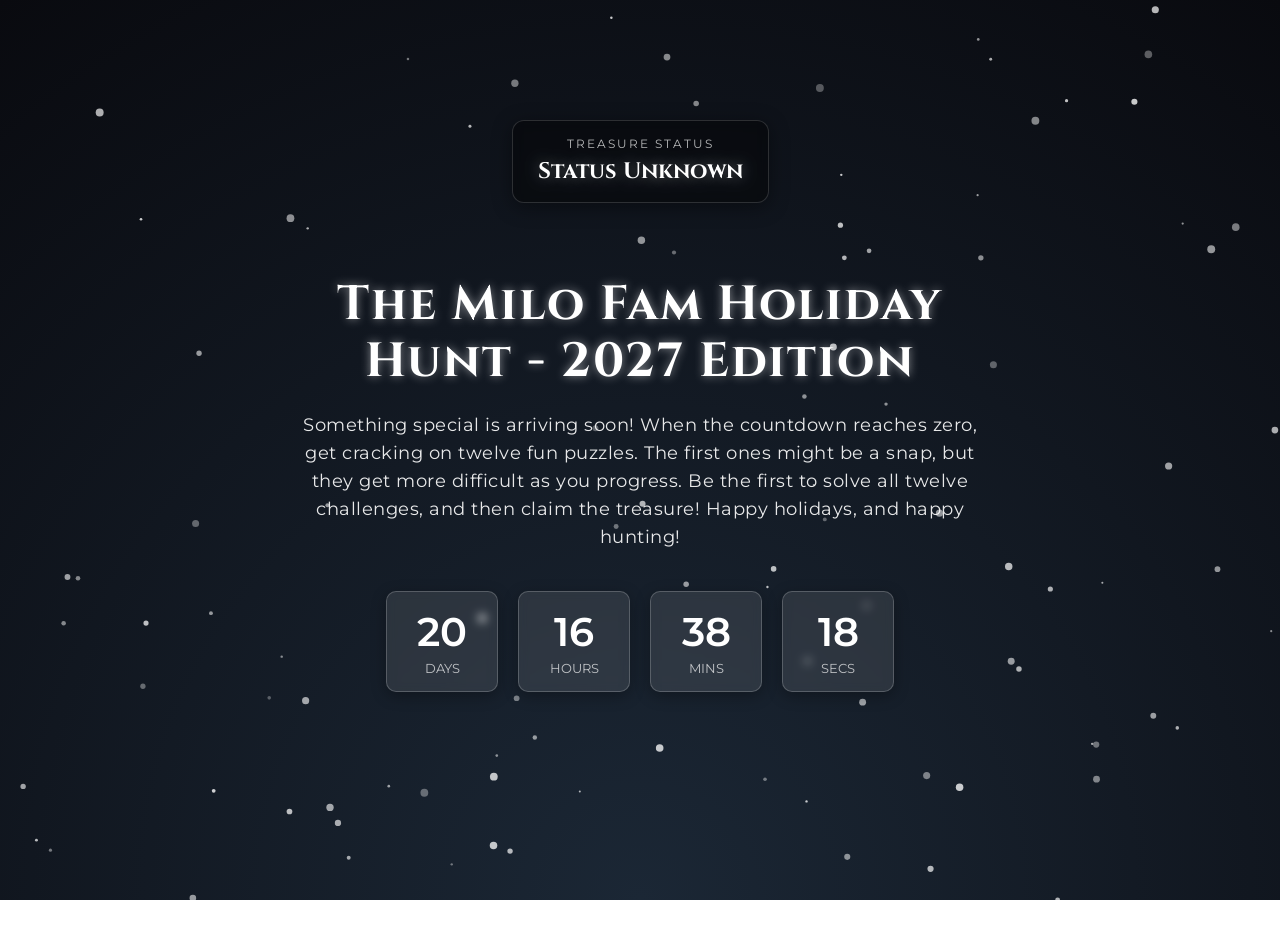
<file: index.html>
<!DOCTYPE html>
<html lang="en">
<head>
    <meta charset="UTF-8">
    <meta name="viewport" content="width=device-width, initial-scale=1.0">
    <!-- PRIVACY SHIELD: Prevents Google from indexing this page -->
    <meta name="robots" content="noindex, nofollow">
    <title>The Milo Fam Holiday Hunt - 2027 Edition</title>
    <link rel="preconnect" href="https://fonts.googleapis.com">
    <link rel="preconnect" href="https://fonts.gstatic.com" crossorigin>
    <link href="https://fonts.googleapis.com/css2?family=Cinzel:wght@400;700&family=Montserrat:wght@300;600&display=swap" rel="stylesheet">
    <link rel="stylesheet" href="puzzle-style.css">
    
    <style>
        /* HIDDEN CONTENT (Reveals at Zero Hour) */
        #reveal-content {
            display: none; 
            animation: fadeIn 2s ease;
        }

        @keyframes fadeIn {
            from { opacity: 0; transform: translateY(20px); }
            to { opacity: 1; transform: translateY(0); }
        }
    </style>
</head>
<body>

    <canvas id="snow-canvas"></canvas>

    <div class="container">
        
        <!-- TREASURE STATUS WIDGET -->
        <div class="treasure-widget" id="treasure-widget">
            <div class="treasure-label">Treasure Status</div>
            <div id="treasure-value" class="treasure-value">Checking...</div>
        </div>

        <!-- WAIT MODE -->
        <div id="wait-mode">
            <h1 class="landing-title">The Mil<span id="secret-o">o</span> Fam Holiday Hunt - 2027 Edition</h1>
            <p class="subtitle">Something special is arriving soon! When the countdown reaches zero, get cracking on twelve fun puzzles.  The first ones might be a snap, but they get more difficult as you progress.  Be the first to solve all twelve challenges, and then claim the treasure!  Happy holidays, and happy hunting!</p>
            
            <div id="timer">
                <div class="time-unit">
                    <span class="number" id="days">00</span>
                    <span class="label">Days</span>
                </div>
                <div class="time-unit">
                    <span class="number" id="hours">00</span>
                    <span class="label">Hours</span>
                </div>
                <div class="time-unit">
                    <span class="number" id="minutes">00</span>
                    <span class="label">Mins</span>
                </div>
                <div class="time-unit">
                    <span class="number" id="seconds">00</span>
                    <span class="label">Secs</span>
                </div>
            </div>
        </div>

        <!-- REVEAL MODE -->
        <div id="reveal-content">
            <h1 class="landing-title">Let's goooo!</h1>
            <p class="subtitle">The treasure hunt is now open.  Good luck, players.</p>
            <div id="button-container"></div>
        </div>
    </div>

    <script src="treasure-status.js"></script>
    <script>
        /* --- CONFIGURATION --- */
        const targetDate = new Date(2026, 11, 25, 9, 0, 0).getTime(); 

        /* --- REVEAL LOGIC --- */
        function revealHunt() {
            // Stop the timer
            clearInterval(timerInterval);
            
            // Swap screens
            document.getElementById("wait-mode").style.display = "none";
            document.getElementById("reveal-content").style.display = "block";
            
            // Prevent duplicate buttons if clicked multiple times
            const container = document.getElementById("button-container");
            if (container.innerHTML === "") {
                const btn = document.createElement("a");
                btn.className = "btn-style"; // Updated to use the shared class
                btn.innerText = "Begin The Hunt";
                btn.href = 'puzzle-01.html';
                container.appendChild(btn);
            }
        }

        /* --- TIMER LOGIC --- */
        const timerInterval = setInterval(function() {
            const now = new Date().getTime();
            const distance = targetDate - now;

            // Calculations
            const days = Math.floor(distance / (1000 * 60 * 60 * 24));
            const hours = Math.floor((distance % (1000 * 60 * 60 * 24)) / (1000 * 60 * 60));
            const minutes = Math.floor((distance % (1000 * 60 * 60)) / (1000 * 60));
            const seconds = Math.floor((distance % (1000 * 60)) / 1000);

            // Display
            document.getElementById("days").innerText = days < 10 ? "0" + days : days;
            document.getElementById("hours").innerText = hours < 10 ? "0" + hours : hours;
            document.getElementById("minutes").innerText = minutes < 10 ? "0" + minutes : minutes;
            document.getElementById("seconds").innerText = seconds < 10 ? "0" + seconds : seconds;

            // If the count down is finished
            if (distance < 0) {
                revealHunt();
            }
        }, 1000);

        /* --- SECRET TRIGGER --- */
        document.getElementById("secret-o").addEventListener("click", revealHunt);

        /* --- SNOW ANIMATION LOGIC --- */
        const canvas = document.getElementById("snow-canvas");
        const ctx = canvas.getContext("2d");
        let width = window.innerWidth;
        let height = window.innerHeight;
        canvas.width = width;
        canvas.height = height;

        const particles = [];
        const particleCount = 100;

        class Particle {
            constructor() {
                this.x = Math.random() * width;
                this.y = Math.random() * height;
                this.radius = Math.random() * 3 + 1;
                this.speedY = Math.random() * 1 + 0.5;
                this.speedX = Math.random() * 0.5 - 0.25;
                this.opacity = Math.random() * 0.5 + 0.3;
            }
            update() {
                this.y += this.speedY;
                this.x += this.speedX;
                if (this.y > height) this.y = 0;
                if (this.x > width) this.x = 0;
                if (this.x < 0) this.x = width;
            }
            draw() {
                ctx.beginPath();
                ctx.arc(this.x, this.y, this.radius, 0, Math.PI * 2);
                ctx.fillStyle = `rgba(255, 255, 255, ${this.opacity})`;
                ctx.fill();
            }
        }

        for (let i = 0; i < particleCount; i++) {
            particles.push(new Particle());
        }

        function animate() {
            ctx.clearRect(0, 0, width, height);
            particles.forEach(p => {
                p.update();
                p.draw();
            });
            requestAnimationFrame(animate);
        }
        animate();

        window.addEventListener('resize', () => {
            width = window.innerWidth;
            height = window.innerHeight;
            canvas.width = width;
            canvas.height = height;
        });
    </script>
</body>
</html>
</file>
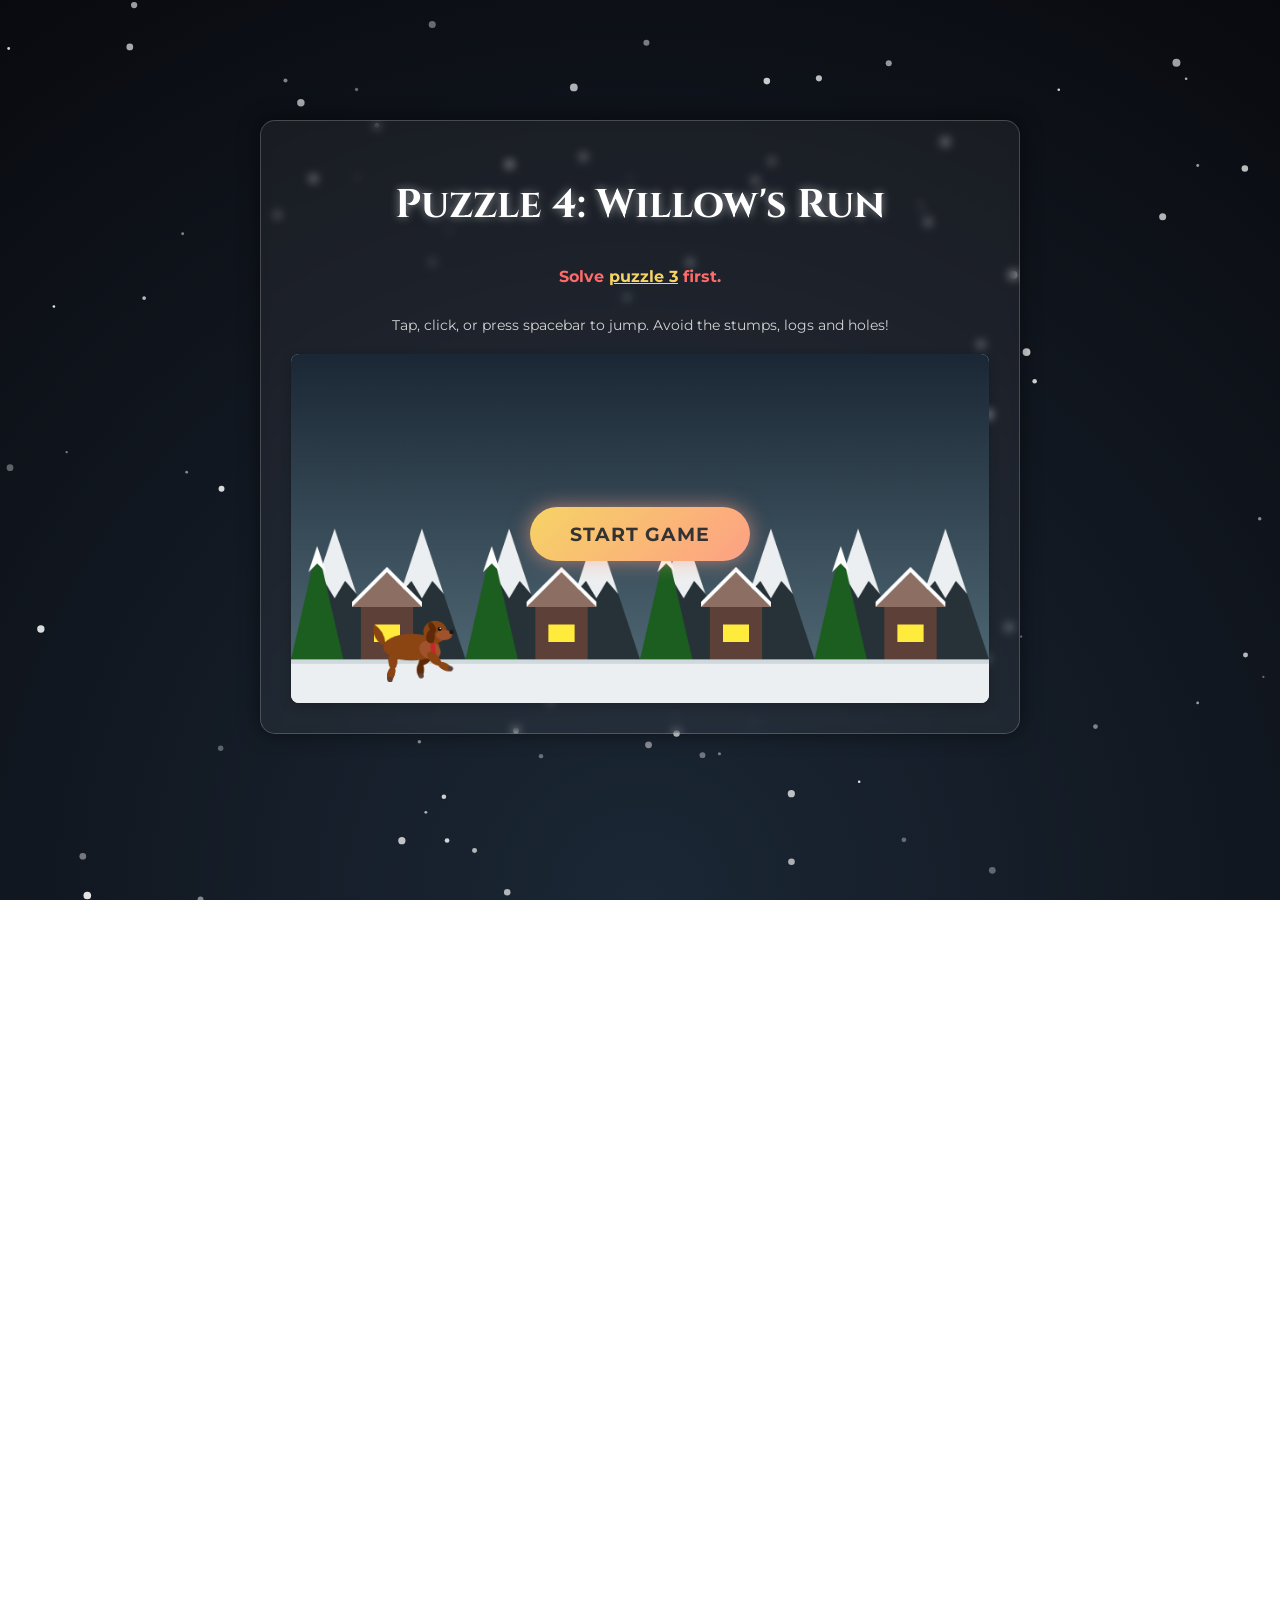
<file: puzzle-04.html>
<!DOCTYPE html>
<html lang="en">
<head>
    <meta charset="UTF-8">
    <meta name="viewport" content="width=device-width, initial-scale=1.0">
    <meta name="robots" content="noindex, nofollow">
    <title>Puzzle 4</title>
    <link rel="preconnect" href="https://fonts.googleapis.com">
    <link rel="preconnect" href="https://fonts.gstatic.com" crossorigin>
    <link href="https://fonts.googleapis.com/css2?family=Cinzel:wght@400;700&family=Montserrat:wght@300;600&display=swap" rel="stylesheet">
    <link rel="stylesheet" href="puzzle-style.css">
    
    <style>
        /* CRITICAL GAME CSS */
        #game-container {
            width: 100%;
            max-width: 800px;
            aspect-ratio: 2 / 1; 
            height: auto;
            background: linear-gradient(to bottom, #87CEEB, #E0F7FA);
            cursor: pointer;
            margin: 0 auto; 
            position: relative;
            overflow: hidden;
            border-radius: 8px;
            box-shadow: 0 4px 12px rgba(0,0,0,0.2);
            -webkit-user-select: none;
            user-select: none;
            touch-action: manipulation; 
        }
        
        canvas#gameCanvas {
            width: 100%;
            height: 100%;
            display: block;
        }
        
        /* UI LAYERS */
        #game-container .ui-layer {
            position: absolute;
            top: 0; left: 0; width: 100%; height: 100%;
            background: rgba(0,0,0,0); 
            pointer-events: none; 
            display: flex;
            flex-direction: column;
            justify-content: center;
            align-items: center;
            z-index: 10;
        }

        #start-screen, #game-over-screen, #win-screen {
            pointer-events: auto; /* Re-enable clicks for buttons */
            width: 100%;
            height: 100%;
            display: flex;
            flex-direction: column;
            align-items: center;
            justify-content: center;
            padding: 20px;
            box-sizing: border-box;
        }

        #game-over-screen, #win-screen {
            background: rgba(0,0,0,0.6);
            backdrop-filter: blur(2px);
        }
    </style>
</head>
<body>
    <canvas id="snow-canvas"></canvas>
    
    <div class="container">
        <div class="puzzle-box">
            <h1>Puzzle 4: Willow's Run</h1>
            <p class="instructions">Tap, click, or press spacebar to jump. Avoid the stumps, logs and holes!</p>
            
            <div id="game-container" class="game-frame">
                <canvas id="gameCanvas"></canvas>
                
                <div id="ui-layer" class="ui-layer">
                    <div id="start-screen">
                        <button id="start-btn" class="btn-style">Start Game</button>
                    </div>
                    
                    <div id="game-over-screen" style="display:none;">
                        <div class="game-msg" style="color: #ff6b6b; text-shadow: 0 0 10px red;">Ouch!</div>
                        <button onclick="resetGame()" id="restart-btn" class="btn-style">Try Again</button>
                    </div>

                    <div id="win-screen" style="display:none;">
                        <div class="game-msg">Good girl, Willow!</div>
                        <button id="next-level-btn" onclick="goToNextLevel('puzzle-05.html')" class="btn-style">Next puzzle</button>
                    </div>
                </div>
            </div>
        </div>

        <div class="spacer-large"></div>
        <div class="hidden-clue" aria-live="polite">4. ······</div>
    </div>

    <script src="utils.js"></script>
    <script src="hunt-core.js"></script>
    <script src="hunt-data.js"></script>
    <script src="hunt.js"></script>
    <script>
        Hunt.page(4);

        const gameCanvas = document.getElementById('gameCanvas');
        const gCtx = gameCanvas.getContext('2d');
        let animationFrameId;
        const GAME_WIDTH = 800;
        const GAME_HEIGHT = 400;
        
        gameCanvas.width = GAME_WIDTH;
        gameCanvas.height = GAME_HEIGHT;
        
        // Use global audioCtx from utils.js, but check if it exists or init it
        if (!window.audioCtx) {
             window.audioCtx = new (window.AudioContext || window.webkitAudioContext)();
        }

        function initAudio() {
            if (audioCtx.state === 'suspended') {
                audioCtx.resume();
            }
        }

        // Renamed to avoid conflict with utils.js playSound, though we use this for specific game sfx
        function playGameSound(type) {
            if (!audioCtx) return;
            
            const osc = audioCtx.createOscillator();
            const gainNode = audioCtx.createGain();
            osc.connect(gainNode);
            gainNode.connect(audioCtx.destination);
            
            const t = audioCtx.currentTime;

            if (type === 'jump') {
                osc.type = 'square'; 
                osc.frequency.setValueAtTime(400, t);
                osc.frequency.exponentialRampToValueAtTime(100, t + 0.15);
                gainNode.gain.setValueAtTime(0, t);
                gainNode.gain.linearRampToValueAtTime(0.2, t + 0.05);
                gainNode.gain.exponentialRampToValueAtTime(0.01, t + 0.15);
                osc.start(t); osc.stop(t + 0.15);
            } else if (type === 'step') {
                osc.type = 'triangle'; 
                osc.frequency.setValueAtTime(100, t);
                gainNode.gain.setValueAtTime(0.4, t); 
                gainNode.gain.exponentialRampToValueAtTime(0.01, t + 0.08);
                osc.start(t); osc.stop(t + 0.08);
            } else if (type === 'win') {
                // We can use the shared PlaySound('win') or this custom sequence
                playNote(523.25, 0, 0.18); playNote(659.25, 0.16, 0.18); 
                playNote(783.99, 0.32, 0.18); playNote(1046.50, 0.54, 0.6); 
            } else if (type === 'crash') {
                 osc.type = 'square';
                 osc.frequency.setValueAtTime(120, t);
                 osc.frequency.exponentialRampToValueAtTime(20, t + 0.28);
                 gainNode.gain.setValueAtTime(0.12, t);
                 gainNode.gain.linearRampToValueAtTime(0, t + 0.28);
                 osc.start(t); osc.stop(t + 0.28);
            }
        }
        
        function playExplosion() {
            if (!audioCtx) return;
            if (audioCtx.state === 'suspended') audioCtx.resume();
            const t = audioCtx.currentTime;
            const lowOsc = audioCtx.createOscillator();
            const lowGain = audioCtx.createGain();
            lowOsc.connect(lowGain); lowGain.connect(audioCtx.destination);
            lowOsc.type = 'triangle'; lowOsc.frequency.setValueAtTime(120, t);
            lowOsc.frequency.exponentialRampToValueAtTime(20, t + 0.4);
            lowGain.gain.setValueAtTime(0.8, t); lowGain.gain.exponentialRampToValueAtTime(0.01, t + 0.4);
            lowOsc.start(t); lowOsc.stop(t + 0.4);
            
            const bufferSize = audioCtx.sampleRate * 0.5; 
            const buffer = audioCtx.createBuffer(1, bufferSize, audioCtx.sampleRate);
            const data = buffer.getChannelData(0);
            for (let i = 0; i < bufferSize; i++) data[i] = Math.random() * 2 - 1; 
            
            const noise = audioCtx.createBufferSource(); noise.buffer = buffer;
            const noiseFilter = audioCtx.createBiquadFilter(); noiseFilter.type = 'lowpass';
            noiseFilter.frequency.setValueAtTime(800, t); noiseFilter.frequency.linearRampToValueAtTime(0, t + 0.3);
            const noiseGain = audioCtx.createGain(); noiseGain.gain.setValueAtTime(0.5, t);
            noiseGain.gain.exponentialRampToValueAtTime(0.01, t + 0.3);
            noise.connect(noiseFilter); noiseFilter.connect(noiseGain); noiseGain.connect(audioCtx.destination);
            noise.start(t);
        }

        function playNote(freq, startTime, duration) {
            const osc = audioCtx.createOscillator(); const gain = audioCtx.createGain();
            osc.connect(gain); gain.connect(audioCtx.destination); osc.type = 'sine'; osc.frequency.value = freq;
            gain.gain.setValueAtTime(0.1, audioCtx.currentTime + startTime);
            gain.gain.linearRampToValueAtTime(0, audioCtx.currentTime + startTime + duration);
            osc.start(audioCtx.currentTime + startTime); osc.stop(audioCtx.currentTime + startTime + duration);
        }
        
        // Game State Variables
        let gameSpeed = 12; let distance = 0; let nextSpawnDist = 800;
        let isPlaying = false; let isGameOver = false; let frames = 0;
        const WIN_DISTANCE = 11250;
        const willow = { x: 100, y: 300, width: 56, height: 76, dy: 0, jumpPower: -13, gravity: 0.65, grounded: true };
        let obstacles = []; let bgOffset1 = 0; let bgOffset2 = 0;

        // FPS Throttling Variables
        let lastTime = 0;
        const fps = 60;
        const fpsInterval = 1000 / fps;

        function resetGame() {
            initAudio(); // Init audio on user gesture
            
            willow.y = 300; willow.dy = 0; obstacles = []; distance = 0; nextSpawnDist = 800;
            
            // ADJUST SPEED BASED ON DEVICE
            const isMobile = window.innerWidth < 768;
            gameSpeed = isMobile ? 9 : 12; 
            
            isPlaying = true; isGameOver = false;
            document.getElementById('ui-layer').classList.add('hidden-ui');
            document.getElementById('start-screen').style.display = 'none';
            document.getElementById('game-over-screen').style.display = 'none';
            document.getElementById('win-screen').style.display = 'none';
            
            lastTime = performance.now();
            gameLoop(lastTime);
        }

        function drawInitialState() {
             gCtx.clearRect(0, 0, GAME_WIDTH, GAME_HEIGHT);
             drawEnvironment();
             drawWillow();
        }

        function spawnObstacle() {
            const typeRoll = Math.random(); let obs = { x: GAME_WIDTH, type: 'log' };
            if (typeRoll < 0.20) { obs.w = 30; obs.h = 60; obs.type = 'stump'; obs.y = 350 - obs.h + 10; } 
            else if (typeRoll < 0.35) { obs.w = 30; obs.h = 90; obs.type = 'stump'; obs.y = 350 - obs.h + 10; } 
            else if (typeRoll < 0.55) { obs.w = 60; obs.h = 30; obs.type = 'log'; obs.y = 350 - obs.h + 10; } 
            else if (typeRoll < 0.70) { obs.w = 90; obs.h = 30; obs.type = 'log'; obs.y = 350 - obs.h + 10; } 
            else { obs.w = 120; obs.h = 20; obs.type = 'hole'; obs.y = 350; }
            obstacles.push(obs);
        }

        function drawWillow() {
            const x = willow.x; const y = willow.y;
            const speedMultiplier = 0.25; const cycle = frames * speedMultiplier;
            let legL, legR, armL, armR, bodyY, headY, tailAngle;
            if (!willow.grounded) { bodyY = -5; legL = 0.6; legR = 0.9; armL = -0.8; armR = -0.5; tailAngle = 0.2; headY = -2; } 
            else { bodyY = Math.sin(cycle * 2) * 2; headY = Math.sin(cycle * 2 - 1) * 3; const amp = 0.8;
                legL = Math.sin(cycle + Math.PI) * amp; legR = Math.sin(cycle) * amp;
                armL = Math.sin(cycle + Math.PI/2) * amp; armR = Math.sin(cycle - Math.PI/2) * amp; tailAngle = Math.sin(cycle) * 0.5; }
            const centerX = x + 38; const centerY = y + 36 + bodyY;
            const cBase = '#8B4513'; const cShadow = '#5D2906'; const cHighlight = '#A0522D'; const cCollar = '#c62828';
            gCtx.save(); gCtx.translate(centerX, centerY); const scale = 0.85; gCtx.scale(scale, scale);
            gCtx.fillStyle = cShadow; drawLimb(gCtx, -25, 10, legL, false, cShadow); drawLimb(gCtx, 25, 10, armL, true, cShadow);
            gCtx.save(); gCtx.translate(-35, -5); gCtx.rotate(tailAngle + 1.2); gCtx.beginPath(); gCtx.moveTo(0, 0);
            gCtx.quadraticCurveTo(-15, -5, -30, 5); gCtx.quadraticCurveTo(-15, 15, 0, 5); gCtx.fillStyle = cBase; gCtx.fill(); gCtx.restore();
            gCtx.fillStyle = cBase; gCtx.beginPath(); gCtx.ellipse(0, 0, 38, 18, 0, 0, Math.PI * 2); gCtx.fill();
            gCtx.fillStyle = cHighlight; gCtx.beginPath(); gCtx.ellipse(25, 4, 15, 12, 0.5, 0, Math.PI*2); gCtx.fill();
            gCtx.strokeStyle = cCollar; gCtx.lineWidth = 6; gCtx.lineCap = 'round'; gCtx.beginPath(); gCtx.moveTo(28, -12); gCtx.lineTo(30, 14); gCtx.stroke();
            gCtx.fillStyle = '#ffd700'; gCtx.beginPath(); gCtx.arc(29, 14, 3, 0, Math.PI*2); gCtx.fill();
            gCtx.save(); gCtx.translate(32, -18 + headY); gCtx.fillStyle = cBase; gCtx.beginPath(); gCtx.ellipse(0, 0, 16, 15, 0, 0, Math.PI*2); gCtx.fill();
            gCtx.fillStyle = cHighlight; gCtx.beginPath(); gCtx.ellipse(12, 4, 11, 7, 0, 0, Math.PI*2); gCtx.fill();
            gCtx.fillStyle = '#1a1a1a'; gCtx.beginPath(); gCtx.arc(22, 0, 3, 0, Math.PI*2); gCtx.fill();
            gCtx.fillStyle = cShadow; gCtx.beginPath(); gCtx.ellipse(-4, -6, 4, 8, -0.5, 0, Math.PI*2); gCtx.fill();
            gCtx.fillStyle = cShadow; gCtx.beginPath(); gCtx.translate(-4, -6); gCtx.rotate(Math.sin(frames * 0.2) * 0.2 + 0.2); 
            gCtx.moveTo(0, 0); gCtx.bezierCurveTo(-10, 10, -5, 25, 5, 20); gCtx.bezierCurveTo(8, 15, 5, 5, 0, 0); gCtx.fill(); gCtx.restore(); 
            const headX = 32; const headYPos = -18 + headY; gCtx.fillStyle = 'black'; gCtx.beginPath(); gCtx.arc(headX + 6, headYPos - 4, 2.5, 0, Math.PI*2); gCtx.fill();
            gCtx.fillStyle = 'white'; gCtx.beginPath(); gCtx.arc(headX + 7, headYPos - 5, 1, 0, Math.PI*2); gCtx.fill();
            gCtx.fillStyle = cBase; drawLimb(gCtx, -25, 10, legR, false, cBase); drawLimb(gCtx, 25, 10, armR, true, cBase); gCtx.restore();
        }

        function drawLimb(ctx, x, y, angle, isFront, color) {
            ctx.save(); ctx.translate(x, y); ctx.rotate(angle); ctx.fillStyle = color; ctx.beginPath(); ctx.ellipse(0, 8, 6, 12, 0, 0, Math.PI*2); ctx.fill();
            ctx.translate(0, 18); let knee = 0.3; if (isFront) knee = -0.3; if (isFront && angle > 0) knee = -0.8; if (!isFront && angle < 0) knee = 0.8;
            ctx.rotate(knee); ctx.beginPath(); ctx.ellipse(0, 8, 5, 10, 0, 0, Math.PI*2); ctx.fill();
            ctx.fillStyle = '#5d4037'; ctx.beginPath(); ctx.arc(1, 16, 3.5, 0, Math.PI*2); ctx.fill(); ctx.restore();
        }

        function drawEnvironment() {
            const gradient = gCtx.createLinearGradient(0, 0, 0, GAME_HEIGHT); gradient.addColorStop(0, "#1b2735"); gradient.addColorStop(1, "#546e7a");
            gCtx.fillStyle = gradient; gCtx.fillRect(0, 0, GAME_WIDTH, GAME_HEIGHT);
            for(let i=0; i<GAME_WIDTH/50 + 2; i++) {
                let x = (i*100) - (bgOffset2 % 100); gCtx.fillStyle = '#263238'; gCtx.beginPath(); gCtx.moveTo(x, 350); gCtx.lineTo(x+50, 200); gCtx.lineTo(x+100, 350); gCtx.fill();
                gCtx.fillStyle = '#eceff1'; gCtx.beginPath(); gCtx.moveTo(x+25, 275); gCtx.lineTo(x+50, 200); gCtx.lineTo(x+75, 275); gCtx.lineTo(x+62, 260); gCtx.lineTo(x+50, 280); gCtx.lineTo(x+38, 260); gCtx.fill();
            }
            for(let i=0; i<GAME_WIDTH/100 + 3; i++) {
                let x = (i*200) - (bgOffset1 % 200); gCtx.fillStyle = '#1b5e20'; gCtx.beginPath(); gCtx.moveTo(x, 350); gCtx.lineTo(x+30, 220); gCtx.lineTo(x+60, 350); gCtx.fill();
                gCtx.fillStyle = '#fff'; gCtx.beginPath(); gCtx.moveTo(x+30, 220); gCtx.lineTo(x+20, 250); gCtx.lineTo(x+30, 240); gCtx.lineTo(x+40, 250); gCtx.fill();
                gCtx.fillStyle = '#5d4037'; gCtx.fillRect(x+80, 290, 60, 60); gCtx.fillStyle = '#8d6e63'; gCtx.beginPath(); gCtx.moveTo(x+70, 290); gCtx.lineTo(x+110, 250); gCtx.lineTo(x+150, 290); gCtx.fill();
                gCtx.fillStyle = '#ffffff'; gCtx.beginPath(); gCtx.moveTo(x+70, 290); gCtx.lineTo(x+110, 250); gCtx.lineTo(x+150, 290); gCtx.lineTo(x+150, 284); gCtx.lineTo(x+110, 244); gCtx.lineTo(x+70, 284); gCtx.fill();
                gCtx.fillStyle = '#ffeb3b'; gCtx.fillRect(x+95, 310, 30, 20);
            }
            gCtx.fillStyle = '#eceff1'; gCtx.fillRect(0, 350, GAME_WIDTH, 50); gCtx.fillStyle = '#cfd8dc'; gCtx.fillRect(0, 350, GAME_WIDTH, 5);
        }

        function getFinishLineX() { return (WIN_DISTANCE - distance) + 200; }
        function drawFinishLine() {
            const finishX = getFinishLineX();
            if (finishX < GAME_WIDTH + 200 && finishX > -200) {
                gCtx.fillStyle = '#8d6e63'; gCtx.fillRect(finishX, 200, 10, 150); gCtx.fillRect(finishX + 100, 200, 10, 150);
                gCtx.fillStyle = '#c62828'; gCtx.fillRect(finishX, 200, 100, 40);
                gCtx.fillStyle = '#FFEB3B'; gCtx.font = 'bold 20px Cinzel, sans-serif'; gCtx.textAlign = 'center'; gCtx.textBaseline = 'middle';
                gCtx.fillText("FINISH", finishX + 50, 220); gCtx.textAlign = 'start'; gCtx.textBaseline = 'alphabetic';
            }
        }

        function gameLoop(timestamp) {
            if (!isPlaying && !isGameOver && frames > 0) {
                // Background animation in pause state
                gCtx.clearRect(0, 0, GAME_WIDTH, GAME_HEIGHT); drawEnvironment(); drawFinishLine(); drawWillow(); animateFireworks(); requestAnimationFrame(gameLoop); return;
            }
            if (!isPlaying) return;

            animationFrameId = requestAnimationFrame(gameLoop);

            // FPS Control
            const elapsed = timestamp - lastTime;
            if (elapsed < fpsInterval) return;
            lastTime = timestamp - (elapsed % fpsInterval);

            gCtx.clearRect(0, 0, GAME_WIDTH, GAME_HEIGHT); frames++; distance += gameSpeed; bgOffset1 += gameSpeed * 0.5; bgOffset2 += gameSpeed * 0.2;
            drawEnvironment(); drawFinishLine();
            gCtx.fillStyle = 'rgba(0,0,0,0.5)'; gCtx.fillRect(20, 20, 200, 10);
            gCtx.fillStyle = '#cfdef3'; /* SILVER PROGRESS BAR */
            gCtx.fillRect(20, 20, Math.min(200, (distance/WIN_DISTANCE)*200), 10);
            
            const minGap = 450; 
            const variance = Math.random() * 850; 
            if (distance > nextSpawnDist && distance < WIN_DISTANCE - 400) { 
                spawnObstacle(); 
                nextSpawnDist = distance + minGap + variance; 
            }

            if (!willow.grounded) { willow.dy += willow.gravity; willow.y += willow.dy; }
            let groundY = 300;
            if (willow.y >= groundY) {
                let overHole = false; obstacles.forEach(obs => { if (obs.type === 'hole') { if (willow.x + 20 > obs.x && willow.x + 30 < obs.x + obs.w) { overHole = true; } } });
                if (overHole) { playGameSound('crash'); gameOver(); return; } else { willow.y = groundY; willow.grounded = true; willow.dy = 0; if (frames % Math.max(1, Math.floor((30 - gameSpeed) / 2)) === 0) playGameSound('step'); }
            }
            if (willow.y > GAME_HEIGHT + 50) { playGameSound('crash'); gameOver(); return; }
            drawWillow();
            for (let i = 0; i < obstacles.length; i++) {
                let obs = obstacles[i]; obs.x -= gameSpeed;
                if (obs.type === 'hole') { gCtx.fillStyle = '#1b2735'; gCtx.fillRect(obs.x, 350, obs.w, 50); gCtx.fillStyle = 'rgba(0,0,0,0.5)'; gCtx.fillRect(obs.x, 350, obs.w, 10); } 
                else if (obs.type === 'stump') {
                    gCtx.fillStyle = '#5d4037'; gCtx.fillRect(obs.x, obs.y, obs.w, obs.h);
                    for (let b = 0; b < 3; b++) { let bx = obs.x + 6 + b*7 + Math.sin(frames*0.04 + b)*2; gCtx.strokeStyle = '#7a5638'; gCtx.lineWidth = 2; gCtx.beginPath(); gCtx.moveTo(bx, obs.y + 5); for (let sy = 0; sy < obs.h-10; sy+=8) { gCtx.lineTo(bx + Math.sin((sy+frames*3)*0.06+b)*2, obs.y + 5 + sy); } gCtx.stroke(); }
                    for (let p = 0; p < 2; p++) { gCtx.fillStyle = 'rgba(120,70,40,0.18)'; gCtx.beginPath(); gCtx.ellipse(obs.x + 10 + Math.random()*10, obs.y + 20 + Math.random()*18, 4, 10, Math.random()*Math.PI, 0, Math.PI*2); gCtx.fill(); }
                    gCtx.fillStyle = '#8d6e63'; gCtx.beginPath(); gCtx.ellipse(obs.x + obs.w/2, obs.y, obs.w/2, 5, 0, 0, Math.PI*2); gCtx.fill();
                    gCtx.strokeStyle = '#bcaaa4'; gCtx.lineWidth = 1; for (let r = 6; r < obs.w/2; r += 5) { gCtx.beginPath(); gCtx.ellipse(obs.x + obs.w/2, obs.y, r, 5-r/6, 0, 0, Math.PI*2); gCtx.stroke(); }
                } else {
                    gCtx.fillStyle = '#5d4037'; gCtx.beginPath(); gCtx.arc(obs.x, obs.y + obs.h/2, obs.h/2, 0, Math.PI*2); gCtx.fill(); gCtx.fillRect(obs.x, obs.y, obs.w, obs.h); gCtx.beginPath(); gCtx.arc(obs.x + obs.w, obs.y + obs.h/2, obs.h/2, 0, Math.PI*2); gCtx.fill();
                    for (let b = 0; b < 3; b++) { let bx = obs.x + 8 + b * 14 + Math.sin(frames*0.04 + b)*2; gCtx.strokeStyle = '#7a5638'; gCtx.lineWidth = 2; gCtx.beginPath(); gCtx.moveTo(bx, obs.y+6); for (let sy = 0; sy < obs.h-12; sy+=6) { gCtx.lineTo(bx + Math.sin((sy+frames*3)*0.07+b)*3, obs.y + 6 + sy); } gCtx.stroke(); }
                    for (let p = 0; p < 2; p++) { gCtx.fillStyle = 'rgba(120,70,40,0.18)'; gCtx.beginPath(); gCtx.ellipse(obs.x + 18 + Math.random()*20, obs.y + 12 + Math.random()*10, 9, 4, Math.random()*Math.PI, 0, Math.PI*2); gCtx.fill(); }
                    gCtx.fillStyle = '#8d6e63'; gCtx.beginPath(); gCtx.arc(obs.x, obs.y + obs.h/2, obs.h/2, 0, Math.PI*2); gCtx.fill(); gCtx.strokeStyle = '#bcaaa4'; gCtx.lineWidth = 1; for (let r = obs.h/2-6; r > 2; r -= 4.5) { gCtx.beginPath(); gCtx.arc(obs.x, obs.y + obs.h/2, r, 0, Math.PI*2); gCtx.stroke(); }
                    gCtx.fillStyle = '#8d6e63'; gCtx.beginPath(); gCtx.arc(obs.x + obs.w, obs.y + obs.h/2, obs.h/2, 0, Math.PI*2); gCtx.fill(); gCtx.strokeStyle = '#bcaaa4'; for (let r = obs.h/2-6; r > 2; r -= 4.5) { gCtx.beginPath(); gCtx.arc(obs.x + obs.w, obs.y + obs.h/2, r, 0, Math.PI*2); gCtx.stroke(); }
                }
                let wx = willow.x + 18; let wy = willow.y + 20; let ww = 22; let wh = 48;
                if (wx < obs.x + obs.w && wx + ww > obs.x && wy < (obs.y + obs.h) && wy + wh > obs.y) { if (obs.type !== 'hole') { playGameSound('crash'); gameOver(); } }
                if (obs.x + obs.w < -100) { obstacles.splice(i, 1); i--; }
            }
            if (distance > WIN_DISTANCE) { gameWin(); return; }
        }

        function jump() { if (willow.grounded && isPlaying) { willow.dy = willow.jumpPower; willow.grounded = false; playGameSound('jump'); } }
        function gameOver() { isPlaying = false; isGameOver = true; document.getElementById('ui-layer').classList.remove('hidden-ui'); document.getElementById('start-screen').style.display = 'none'; document.getElementById('game-over-screen').style.display = 'flex'; }
        function gameWin() { isPlaying = false; Hunt.complete(); playGameSound('win'); startFireworksShow(); document.getElementById('ui-layer').classList.remove('hidden-ui'); document.getElementById('start-screen').style.display = 'none'; document.getElementById('win-screen').style.display = 'flex'; requestAnimationFrame(gameLoop); }
        
        const rockets = []; const fireParticles = [];
        function patrioticColor() { const palette = ['#ff0033', '#ffffff', '#0066ff', '#ffcc00']; return palette[Math.floor(Math.random() * palette.length)]; }
        function startFireworksShow() {
            rockets.length = 0; fireParticles.length = 0; const finishX = getFinishLineX() + 50;
            const schedule = [{delay: 0, count: 5, type: 'sphere'}, {delay: 600, count: 5, type: 'glitter'}, {delay: 1200, count: 8, type: 'sphere'}, {delay: 2000, count: 8, type: 'willow'}, {delay: 3000, count: 12, type: 'sphere'}, {delay: 3800, count: 15, type: 'willow'}];
            schedule.forEach(s => { for (let i = 0; i < s.count; i++) { setTimeout(() => { const launchX = finishX + (Math.random() - 0.5) * 700; const vy = -7.5 - Math.random() * 3.5; rockets.push(createRocket(launchX, GAME_HEIGHT, 0, vy, s.type)); }, s.delay + i * 150); } });
            let repeats = 0; const burstInterval = setInterval(() => { const launchX = finishX + (Math.random() - 0.5) * 800; rockets.push(createRocket(launchX, GAME_HEIGHT, 0, -8 - Math.random() * 4, pick(['sphere', 'willow', 'glitter']))); repeats++; if (repeats > 30) clearInterval(burstInterval); }, 300);
        }
        function createRocket(x, y, vx, vy, type) { return { x, y, vx, vy, color: patrioticColor(), type: type || 'sphere', trail: [], exploded: false }; }
        function pick(arr) { return arr[Math.floor(Math.random() * arr.length)]; }
        function animateFireworks() {
            gCtx.save(); gCtx.globalCompositeOperation = 'lighter';
            for (let i = rockets.length - 1; i >= 0; i--) {
                const r = rockets[i]; r.x += r.vx; r.y += r.vy; r.vy += 0.15; gCtx.beginPath(); gCtx.strokeStyle = r.color; gCtx.lineWidth = 3; gCtx.moveTo(r.x, r.y); gCtx.lineTo(r.x - r.vx * 3, r.y - r.vy * 4 + 2); gCtx.stroke();
                if (r.vy >= -0.5 && !r.exploded) { explodeRocket(r); r.exploded = true; rockets.splice(i, 1); }
            }
            for (let i = fireParticles.length - 1; i >= 0; i--) {
                const p = fireParticles[i]; p.x += p.vx; p.y += p.vy; p.vy += p.gravity; p.vx *= p.drag; p.vy *= p.drag; p.alpha -= p.decay;
                if (p.alpha <= 0) { fireParticles.splice(i, 1); continue; }
                gCtx.beginPath(); gCtx.fillStyle = `rgba(${p.rgb}, ${p.alpha})`; gCtx.arc(p.x, p.y, p.size, 0, Math.PI * 2); gCtx.fill();
                if (Math.random() < 0.15) { gCtx.fillStyle = '#fff'; gCtx.fillRect(p.x - 1, p.y - 1, 3, 3); }
            }
            gCtx.restore();
        }
        function explodeRocket(r) {
            try { playExplosion(); } catch(e){}
            const particleCount = r.type === 'willow' ? 100 : 70; const speedBase = r.type === 'willow' ? 3 : 5;
            const c = r.color; const rgb = parseInt(c.slice(1,3),16) + "," + parseInt(c.slice(3,5),16) + "," + parseInt(c.slice(5,7),16);
            fireParticles.push({ x: r.x, y: r.y, vx: 0, vy: 0, rgb: '255,255,255', alpha: 1, size: 15, decay: 0.15, gravity: 0, drag: 0 });
            for (let i = 0; i < particleCount; i++) {
                const angle = (Math.PI * 2 / particleCount) * i; const speed = Math.random() * speedBase + 1;
                const p = { x: r.x, y: r.y, vx: Math.cos(angle) * speed, vy: Math.sin(angle) * speed, rgb: rgb, alpha: 1, gravity: 0.08, drag: 0.96, decay: Math.random() * 0.015 + 0.01, size: Math.random() * 2.5 + 1.5 };
                if (r.type === 'willow') { p.drag = 0.92; p.gravity = 0.04; p.decay = 0.006; p.rgb = '255,215,0'; p.vx *= 1.2; p.vy *= 1.2; } else if (r.type === 'glitter') { p.decay = 0.04; p.vx *= 1.5; p.vy *= 1.5; if(Math.random() > 0.5) p.rgb = '255,255,255'; }
                fireParticles.push(p);
            }
        }
        
        document.body.onkeydown = function(e){ if(e.keyCode == 32) { e.preventDefault(); jump(); } }
        
        const container = document.getElementById('game-container');
        container.addEventListener('touchstart', (e) => { 
            if(e.target.tagName === 'BUTTON') return; 
            e.preventDefault(); 
            jump(); 
        }, {passive: false});

        container.addEventListener('mousedown', (e) => {
            if(e.target.tagName === 'BUTTON') return;
            jump();
        });

        document.getElementById('start-btn').addEventListener('click', resetGame);
        

        const canvas = document.getElementById("snow-canvas"); const ctx = canvas.getContext("2d");
        let width = window.innerWidth; let height = window.innerHeight; canvas.width = width; canvas.height = height;
        const snowParticles = []; for (let i = 0; i < 100; i++) { snowParticles.push({ x: Math.random() * width, y: Math.random() * height, r: Math.random() * 3 + 1, sy: Math.random() * 1 + 0.5, sx: Math.random() * 0.6 - 0.3, o: Math.random() * 0.6 + 0.3 }); }
        function animateSnow() { ctx.clearRect(0,0,width,height); snowParticles.forEach(p => { p.y += p.sy; p.x += p.sx; if (p.y > height) p.y = -5; if (p.x > width) p.x = 0; if (p.x < 0) p.x = width; ctx.globalAlpha = p.o; ctx.beginPath(); ctx.arc(p.x, p.y, p.r, 0, Math.PI*2); ctx.fillStyle = "#fff"; ctx.fill(); }); ctx.globalAlpha = 1; requestAnimationFrame(animateSnow); }
        animateSnow();
        
        drawInitialState();
    </script>
</body>
</html>
</file>
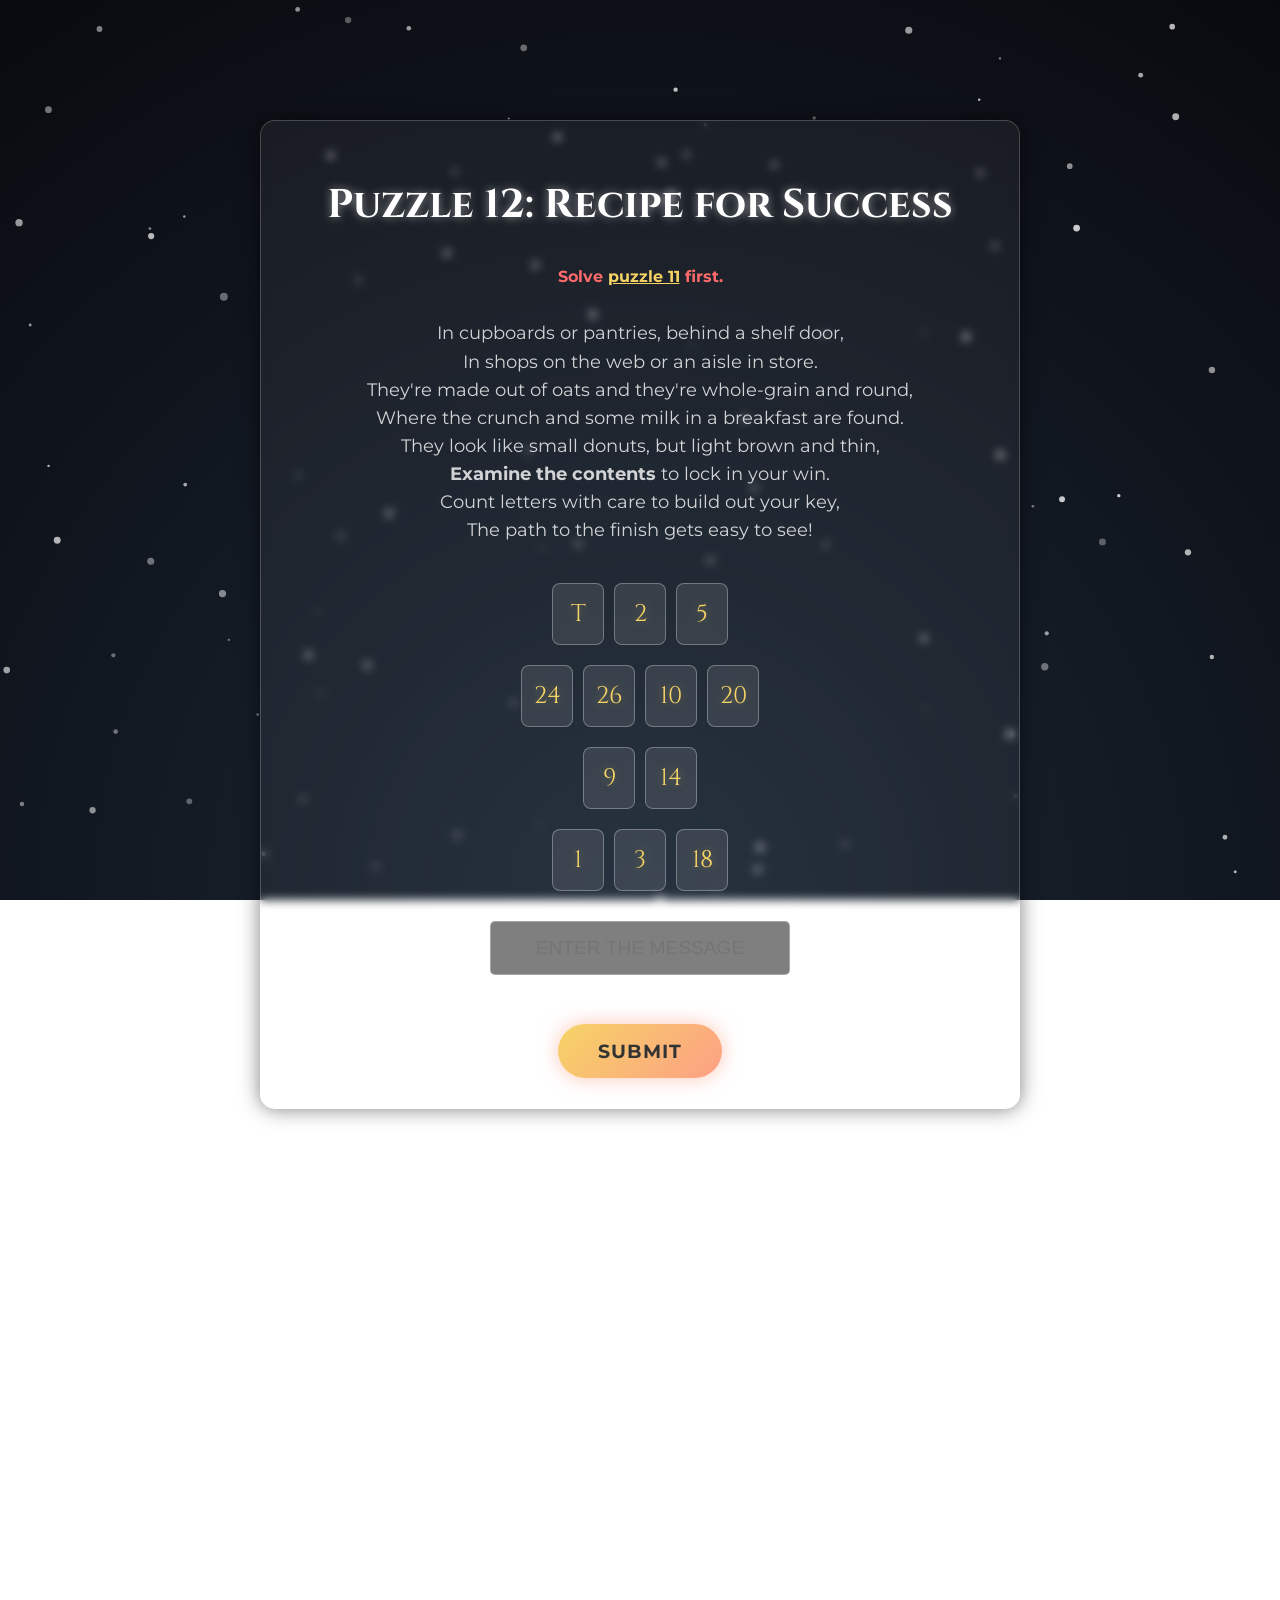
<file: puzzle-12.html>
<!DOCTYPE html>
<html lang="en">
<head>
    <meta charset="UTF-8">
    <meta name="viewport" content="width=device-width, initial-scale=1.0">
    <meta name="robots" content="noindex, nofollow">
    <title>Puzzle 12</title>
    <link rel="preconnect" href="https://fonts.googleapis.com">
    <link rel="preconnect" href="https://fonts.gstatic.com" crossorigin>
    <link href="https://fonts.googleapis.com/css2?family=Cinzel:wght@400;700&family=Montserrat:wght@300;600&display=swap" rel="stylesheet">
    <link rel="stylesheet" href="puzzle-style.css">
    
    <style>
        .cipher-container {
            display: flex;
            flex-direction: column;
            gap: 20px;
            margin-bottom: 30px;
            align-items: center;
        }

        .word-group {
            display: flex;
            gap: 10px;
            flex-wrap: wrap;
            justify-content: center;
        }

        .cipher-char {
            width: 50px;
            height: 60px;
            background: rgba(255, 255, 255, 0.1);
            border: 1px solid rgba(255, 255, 255, 0.3);
            border-radius: 8px;
            display: flex;
            align-items: center;
            justify-content: center;
            font-family: 'Cinzel', serif;
            font-size: 1.5rem;
            color: #f6d365;
            text-shadow: 0 0 10px rgba(246, 211, 101, 0.3);
            position: relative;
            transition: transform 0.3s ease, background 0.3s;
        }

        /* Override generic input if needed, though answer-input class handles most */
        #answerInput {
            text-align: center;
            text-transform: uppercase;
        }
    </style>
</head>
<body>
    <canvas id="snow-canvas"></canvas>
    
    <div class="container">
        <div class="puzzle-box">
            <h1>Puzzle 12: Recipe for Success</h1>
            
            <p class="instructions" style="font-size: 1.1rem; line-height: 1.6; margin-bottom: 10px;">
                In cupboards or pantries, behind a shelf door,<br>
                In shops on the web or an aisle in store.<br>
                They're made out of oats and they're whole-grain and round,<br>
                Where the crunch and some milk in a breakfast are found.<br>
                They look like small donuts, but light brown and thin,<br>
                <b>Examine the contents</b> to lock in your win.<br>
                Count letters with care to build out your key,<br>
                The path to the finish gets easy to see!<br><br>
            </p>
            
            <div class="cipher-container">
                <div class="word-group">
                    <div class="cipher-char" id="flipping-char">13</div>
                    <div class="cipher-char">2</div>
                    <div class="cipher-char">5</div>
                </div>
                
                <div class="word-group">
                    <div class="cipher-char">24</div>
                    <div class="cipher-char">26</div>
                    <div class="cipher-char">10</div>
                    <div class="cipher-char">20</div>
                </div>

                <div class="word-group">
                    <div class="cipher-char">9</div>
                    <div class="cipher-char">14</div>
                </div>

                <div class="word-group">
                    <div class="cipher-char">1</div>
                    <div class="cipher-char">3</div>
                    <div class="cipher-char">18</div>
                </div>
            </div>

            <input type="text" id="answerInput" class="answer-input" placeholder="Enter the message" autocomplete="off">
            <br>
            <button class="btn-style" onclick="checkAnswer()">Submit</button>
            <p id="error" class="error-msg">That is not the correct message.</p>

            <div id="ui-layer" class="ui-layer hidden-ui">
                <div id="win-screen" style="display: flex; flex-direction: column; align-items: center; justify-content: center; height: 100%;">
                    <div class="game-msg">Very impressive!</div>
                    <button id="final-btn" class="btn-style" onclick="goToNextLevel('treasure.html')">Unlock the treasure</button>
                </div>
            </div>
        </div>

        <div class="spacer-large"></div>
        <div class="hidden-clue" aria-live="polite">12. ······</div>
    </div>

    <script src="utils.js"></script>
    <script src="hunt-core.js"></script>
    <script src="hunt-data.js"></script>
    <script src="hunt.js"></script>
    <script>
        Hunt.page(12);

        async function checkAnswer() {
            const result = await Hunt.solve([document.getElementById('answerInput').value]);
            if (result === 'locked') return;

            if (result === 'solved') {
                playSound('win'); 
                const ui = document.getElementById('ui-layer');
                ui.classList.remove('hidden-ui');
                ui.classList.add('active-ui');
            } else {
                const err = document.getElementById('error');
                err.style.display = 'block';
                const inputEl = document.getElementById('answerInput');
                inputEl.classList.remove('shake');
                void inputEl.offsetWidth; 
                inputEl.classList.add('shake');
                setTimeout(() => err.style.display = 'none', 2000);
            }
        }

        document.getElementById("answerInput").addEventListener("keyup", function(event) {
            if (event.key === "Enter") checkAnswer();
        });

        /* --- FLIPPING ANIMATION FOR FIRST CHAR --- */
        const flippingChar = document.getElementById('flipping-char');
        setInterval(() => {
            // Toggle between '13' and 'T'
            flippingChar.innerText = flippingChar.innerText === '13' ? 'T' : '13';
            
            // Optional: Add a subtle visual pop when it flips
            flippingChar.style.transform = "scale(1.1)";
            flippingChar.style.background = "rgba(255, 255, 255, 0.2)";
            setTimeout(() => {
                flippingChar.style.transform = "scale(1)";
                flippingChar.style.background = "rgba(255, 255, 255, 0.1)";
            }, 150);
        }, 1000);

        /* --- SNOW ANIMATION --- */
        const canvas = document.getElementById("snow-canvas");
        const ctx = canvas.getContext("2d");
        let width = window.innerWidth;
        let height = window.innerHeight;
        canvas.width = width;
        canvas.height = height;

        const particles = [];
        const particleCount = 100;

        class Particle {
            constructor() {
                this.x = Math.random() * width;
                this.y = Math.random() * height;
                this.radius = Math.random() * 3 + 1;
                this.speedY = Math.random() * 1 + 0.5;
                this.speedX = Math.random() * 0.5 - 0.25;
                this.opacity = Math.random() * 0.5 + 0.3;
            }
            update() {
                this.y += this.speedY;
                this.x += this.speedX;
                if (this.y > height) this.y = 0;
                if (this.x > width) this.x = 0;
                if (this.x < 0) this.x = width;
            }
            draw() {
                ctx.beginPath();
                ctx.arc(this.x, this.y, this.radius, 0, Math.PI * 2);
                ctx.fillStyle = `rgba(255, 255, 255, ${this.opacity})`;
                ctx.fill();
            }
        }

        for (let i = 0; i < particleCount; i++) {
            particles.push(new Particle());
        }

        function animate() {
            ctx.clearRect(0, 0, width, height);
            particles.forEach(p => {
                p.update();
                p.draw();
            });
            requestAnimationFrame(animate);
        }
        animate();

        window.addEventListener('resize', () => {
            width = window.innerWidth;
            height = window.innerHeight;
            canvas.width = width;
            canvas.height = height;
        });
        
        const styleSheet = document.createElement("style");
        styleSheet.innerText = `
            @keyframes shake { 0% { transform: translateX(0); } 25% { transform: translateX(-5px); } 50% { transform: translateX(5px); } 75% { transform: translateX(-5px); } 100% { transform: translateX(0); } }
            .shake { animation: shake 0.4s; border-color: #ff6b6b !important; }
        `;
        document.head.appendChild(styleSheet);
    </script>
</body>
</html>
</file>
<file: puzzle-style.css>
/* --- GLOBAL RESET & BODY --- */
body, html {
    margin: 0; 
    padding: 0; 
    width: 100%; 
    min-height: 100vh;
    background: radial-gradient(circle at bottom, #1b2735 0%, #090a0f 100%) fixed;
    color: #ffffff; 
    font-family: 'Montserrat', sans-serif;
    display: flex; 
    align-items: flex-start;
    justify-content: center; 
    text-align: center;
    padding-top: 50px;
    box-sizing: border-box;
    overflow-x: hidden;
}

/* User Selection (Game vs Text) */
.no-select { user-select: none; }

/* --- BACKGROUND ANIMATION --- */
#snow-canvas { 
    position: fixed; 
    top: 0; 
    left: 0; 
    width: 100%; 
    height: 100%; 
    z-index: 1; 
    pointer-events: none; 
}

/* --- MAIN LAYOUT --- */
.container { 
    position: relative; 
    z-index: 10; 
    padding: 20px;
    max-width: 800px; 
    width: 100%; 
    box-sizing: border-box; 
}

/* Spacer for scrolling past bottom */
.spacer-large { height: 1000px; }
.spacer-medium { height: 600px; }

/* --- TYPOGRAPHY --- */
h1 { 
    font-family: 'Cinzel', serif; 
    font-size: 2.5rem; 
    margin-bottom: 20px; 
    text-shadow: 0 0 10px rgba(255, 255, 255, 0.5); 
}

/* Specific larger title for landing page */
.landing-title {
    font-size: 3rem;
    letter-spacing: 2px;
    line-height: 1.2;
}

.subtitle {
    font-size: 1.1rem;
    opacity: 0.9;
    margin-bottom: 40px;
    letter-spacing: 0.5px;
    line-height: 1.6;
    max-width: 700px;
    margin-left: auto;
    margin-right: auto;
}

.question { 
    font-size: 1.5rem; 
    margin-bottom: 30px; 
    font-weight: 600; 
}

.instructions { 
    margin-bottom: 20px; 
    font-size: 0.9rem; 
    opacity: 0.8; 
}

/* Responsive Font Sizes */
@media (max-width: 600px) { 
    h1 { font-size: 2rem; } 
    .landing-title { font-size: 1.8rem; }
    .subtitle { font-size: 0.9rem; }
    .question { font-size: 1.2rem; } 
}

/* --- COMPONENT: BUTTONS --- */
/* Harmonized to use the Yellow/Orange Gradient from Index */
button, .btn-style {
    margin-top: 10px;
    background: linear-gradient(135deg, #f6d365 0%, #fda085 100%);
    border: none;
    padding: 15px 40px;
    font-size: 1.2rem;
    color: #333;
    font-weight: bold;
    border-radius: 50px;
    cursor: pointer;
    box-shadow: 0 0 20px rgba(253, 160, 133, 0.6);
    transition: transform 0.2s, box-shadow 0.2s;
    text-transform: uppercase;
    letter-spacing: 1px;
    text-decoration: none;
    display: inline-block;
    font-family: 'Montserrat', sans-serif;
}

button:hover, .btn-style:hover { 
    transform: scale(1.05); 
    box-shadow: 0 0 25px rgba(253, 160, 133, 0.8);
}

/* --- COMPONENT: INPUTS --- */
input[type="text"], .answer-input {
    width: 100%; 
    max-width: 300px; 
    padding: 15px; 
    font-size: 1.2rem; 
    border-radius: 5px; 
    border: 1px solid rgba(255,255,255,0.3);
    outline: none; 
    margin-bottom: 20px; 
    text-align: center; 
    box-sizing: border-box;
    background: rgba(0, 0, 0, 0.5); 
    color: #fff;
    transition: all 0.3s ease;
}

input[type="text"]:focus {
    background: rgba(0, 0, 0, 0.7);
    border-color: #fda085; /* Matches button orange */
    box-shadow: 0 0 10px rgba(253, 160, 133, 0.3);
}

/* --- COMPONENT: PUZZLE BOX --- */
.puzzle-box { 
    background: rgba(255, 255, 255, 0.05); 
    backdrop-filter: blur(5px); 
    padding: 30px; 
    border-radius: 15px; 
    border: 1px solid rgba(255, 255, 255, 0.2); 
    box-shadow: 0 0 20px rgba(0,0,0,0.5);
    position: relative;
    overflow: hidden;
}

/* --- COMPONENT: TREASURE WIDGET (Moved from Index) --- */
.treasure-widget {
    background: rgba(0, 0, 0, 0.4);
    border: 1px solid rgba(255, 255, 255, 0.15);
    border-radius: 12px;
    padding: 15px 25px;
    margin: 0 auto 40px auto;
    display: inline-block;
    backdrop-filter: blur(5px);
    box-shadow: 0 4px 20px rgba(0,0,0,0.4);
    transition: all 0.5s ease;
}

.treasure-label {
    font-size: 0.75rem;
    text-transform: uppercase;
    letter-spacing: 2px;
    opacity: 0.7;
    margin-bottom: 5px;
}

.treasure-value {
    font-family: 'Cinzel', serif;
    font-size: 1.4rem;
    color: #ffffff;
    text-shadow: 0 0 15px rgba(255, 255, 255, 0.4);
    font-weight: 700;
    line-height: 1.4;
}

.treasure-claimed {
    color: #ff6b6b;
    text-shadow: 0 0 15px rgba(255, 107, 107, 0.4);
}

/* --- COMPONENT: COUNTDOWN TIMER (Moved from Index) --- */
#timer {
    display: flex;
    justify-content: center;
    gap: 20px;
    flex-wrap: wrap;
}

.time-unit {
    display: flex;
    flex-direction: column;
    align-items: center;
    background: rgba(255, 255, 255, 0.1);
    backdrop-filter: blur(5px);
    padding: 15px;
    border-radius: 10px;
    min-width: 80px;
    border: 1px solid rgba(255, 255, 255, 0.2);
    box-shadow: 0 4px 15px rgba(0,0,0,0.3);
}

.number {
    font-size: 2.5rem;
    font-weight: 600;
}

.label {
    font-size: 0.8rem;
    text-transform: uppercase;
    opacity: 0.7;
    margin-top: 5px;
}

@media (max-width: 600px) {
    .number { font-size: 1.5rem; }
    .time-unit { min-width: 60px; padding: 10px; }
    #timer { gap: 10px; }
}

/* --- UI OVERLAYS (Success/Fail Modals) --- */
.ui-layer {
    position: absolute;
    top: 0; 
    left: 0; 
    width: 100%; 
    height: 100%;
    display: flex; 
    flex-direction: column;
    align-items: center; 
    justify-content: center;
    background: rgba(0,0,0,0.9); /* Dark overlay */
    transition: opacity 0.5s;
    z-index: 20;
    border-radius: inherit;
}

.hidden-ui { opacity: 0; pointer-events: none; }
.active-ui { opacity: 1 !important; pointer-events: auto !important; }

.game-msg {
    font-family: 'Cinzel', serif;
    font-size: 2rem;
    color: #fda085; /* Harmonized with button */
    margin-bottom: 20px;
    text-shadow: 0 0 20px rgba(253, 160, 133, 0.5);
    text-align: center;
}

/* --- UTILITIES --- */
.error-msg { 
    color: #ff6b6b; 
    margin-top: 15px; 
    display: none; 
    font-weight: bold; 
}

.hidden-clue {
    color: rgba(255, 255, 255, 0.3);
    font-size: 1rem;
    margin-bottom: 50px;
    font-family: 'Courier New', monospace;
    letter-spacing: 2px;
    transition: color 0.3s;
}
.hidden-clue:hover { color: rgba(255, 255, 255, 0.8); }

/* --- SPECIFIC PUZZLE OVERRIDES --- */
.video-container {
    width: 100%; /* Fixes the vertical line issue by forcing width in flex container */
    position: relative; 
    padding-bottom: 56.25%; 
    height: 0; 
    overflow: hidden; 
    margin-bottom: 20px; 
    border-radius: 10px; 
    border: 2px solid rgba(255,255,255,0.3);
    box-shadow: 0 0 20px rgba(0,0,0,0.5);
}
.video-container iframe { position: absolute; top: 0; left: 0; width: 100%; height: 100%; }

#puzzle-grid {
    display: grid;
    grid-template-columns: repeat(5, 1fr);
    grid-template-rows: repeat(5, 1fr);
    width: 100%; height: 100%; gap: 0; background-color: #000;
}
.puzzle-piece {
    background-size: 500% 500%; cursor: pointer; transition: transform 0.2s ease-in-out;
    position: relative; box-shadow: inset 0 0 0 1px rgba(255, 255, 255, 0.15);
}
.puzzle-piece:hover { z-index: 2; box-shadow: inset 0 0 0 1px rgba(255, 255, 255, 0.5), 0 0 10px rgba(255, 255, 255, 0.5); transform: scale(0.98); }
.empty-piece { background: rgba(255, 255, 255, 0.9) !important; cursor: default; box-shadow: inset 0 0 20px rgba(0,0,0,0.5); }
.empty-piece:hover { transform: none; }

#reveal-content {
    display: none; 
    animation: fadeIn 2s ease;
}

@keyframes fadeIn {
    from { opacity: 0; transform: translateY(20px); }
    to { opacity: 1; transform: translateY(0); }
}

.text-block {
    font-size: 1.1rem; 
    opacity: 0.95; 
    margin-bottom: 20px; 
    line-height: 1.6; 
    text-align: left; 
    width: 100%;
}

.highlight-link {
    color: #f6d365; 
    text-decoration: underline; 
    transition: color 0.3s;
    font-weight: bold;
}

.highlight-link:hover {
    color: #fda085;
}

.puzzle-box {
    display: flex; 
    flex-direction: column; 
    align-items: center;
}

@media (max-width: 600px) {
    .text-block { font-size: 1rem; }
}

/* --- PIANO COMPONENT STYLES --- */
#game-container {
    width: 100%;
    display: flex;
    flex-direction: column;
    align-items: center;
    margin: 0 auto 40px auto; 
}

.piano-wrapper {
    position: relative;
    background: #222;
    padding: 0 20px 20px 20px; 
    border-radius: 10px;
    box-shadow: 0 0 30px rgba(207, 222, 243, 0.3), inset 0 1px 0 rgba(255,255,255,0.1);
    border-bottom: 8px solid #111;
    display: flex; 
    justify-content: center;
    max-width: 100%;
    overflow-x: hidden; 
    box-sizing: border-box;
}

.keys-container { display: flex; position: relative; height: 200px; }

.white-key {
    width: 40px; height: 100%;
    background: linear-gradient(to bottom, #fff 0%, #eee 100%);
    border: 1px solid #ccc; border-radius: 0 0 5px 5px;
    position: relative; cursor: pointer;
    box-shadow: inset 0 -5px 10px rgba(0,0,0,0.1);
    flex-shrink: 0;
    -webkit-tap-highlight-color: transparent;
}
.white-key:active, .white-key.active {
    background: linear-gradient(to bottom, #eee 0%, #ddd 100%);
    transform: translateY(2px);
    box-shadow: inset 0 -2px 5px rgba(0,0,0,0.2);
    z-index: 5;
}

.black-key {
    width: 24px; height: 60%;
    background: linear-gradient(to bottom, #333 0%, #000 100%);
    position: absolute; z-index: 10; right: -12px;
    border-radius: 0 0 3px 3px; cursor: pointer;
    box-shadow: 2px 2px 5px rgba(0,0,0,0.3);
    -webkit-tap-highlight-color: transparent;
}
.black-key:active, .black-key.active { background: #111; transform: translateY(2px); }

@keyframes pulse-hint {
    0% { 
        box-shadow: inset 0 -5px 10px rgba(0,0,0,0.1), 0 0 0 0 rgba(253, 160, 133, 0.7); 
        border-color: #fda085; 
    }
    50% { 
        box-shadow: inset 0 -5px 10px rgba(0,0,0,0.1), 0 0 20px 5px rgba(246, 211, 101, 0.6); 
        border-color: #f6d365; 
    }
    100% { 
        box-shadow: inset 0 -5px 10px rgba(0,0,0,0.1), 0 0 0 0 rgba(253, 160, 133, 0); 
        border-color: #ccc; 
    }
}
.key-hint { animation: pulse-hint 1.5s infinite; z-index: 5 !important; }

@media (max-width: 600px) {
    .piano-wrapper {
        overflow-x: scroll; 
        padding: 40px 10px 20px 10px; 
    }
    .white-key {
        width: 30px; 
    }
    .black-key {
        width: 18px; 
        right: -9px; 
        height: 55%; 
    }
}

/* --- MORSE COMPONENT STYLES --- */
#game-container-morse {
    max-width: 600px; 
    padding: 20px;
    display: flex;
    flex-direction: column;
    align-items: center;
    margin: 0 auto; 
}

#puzzle-image {
    max-width: 100%;
    width: auto;
    height: auto;
    max-height: 50vh;
    border-radius: 5px;
    box-shadow: 0 0 15px rgba(0,0,0,0.5);
    margin-bottom: 20px;
    display: block;
    cursor: pointer;
    -webkit-tap-highlight-color: transparent;
}

#input-area {
    width: 100%;
    margin-bottom: 20px;
    display: flex;
    justify-content: center;
}

.answer-input-custom {
    width: 80%;
}

@keyframes shake { 0% { transform: translateX(0); } 25% { transform: translateX(-5px); } 50% { transform: translateX(5px); } 75% { transform: translateX(-5px); } 100% { transform: translateX(0); } }
.shake { animation: shake 0.4s; border-color: #ff6b6b !important; }

/* --- HUNT (hunt.js) --- */
.treasure-sub { font-size: 0.8em; opacity: 0.8; }
.hunt-locked { display: block; }
body[aria-busy="true"], body[aria-busy="true"] button { cursor: progress; }
</file>
